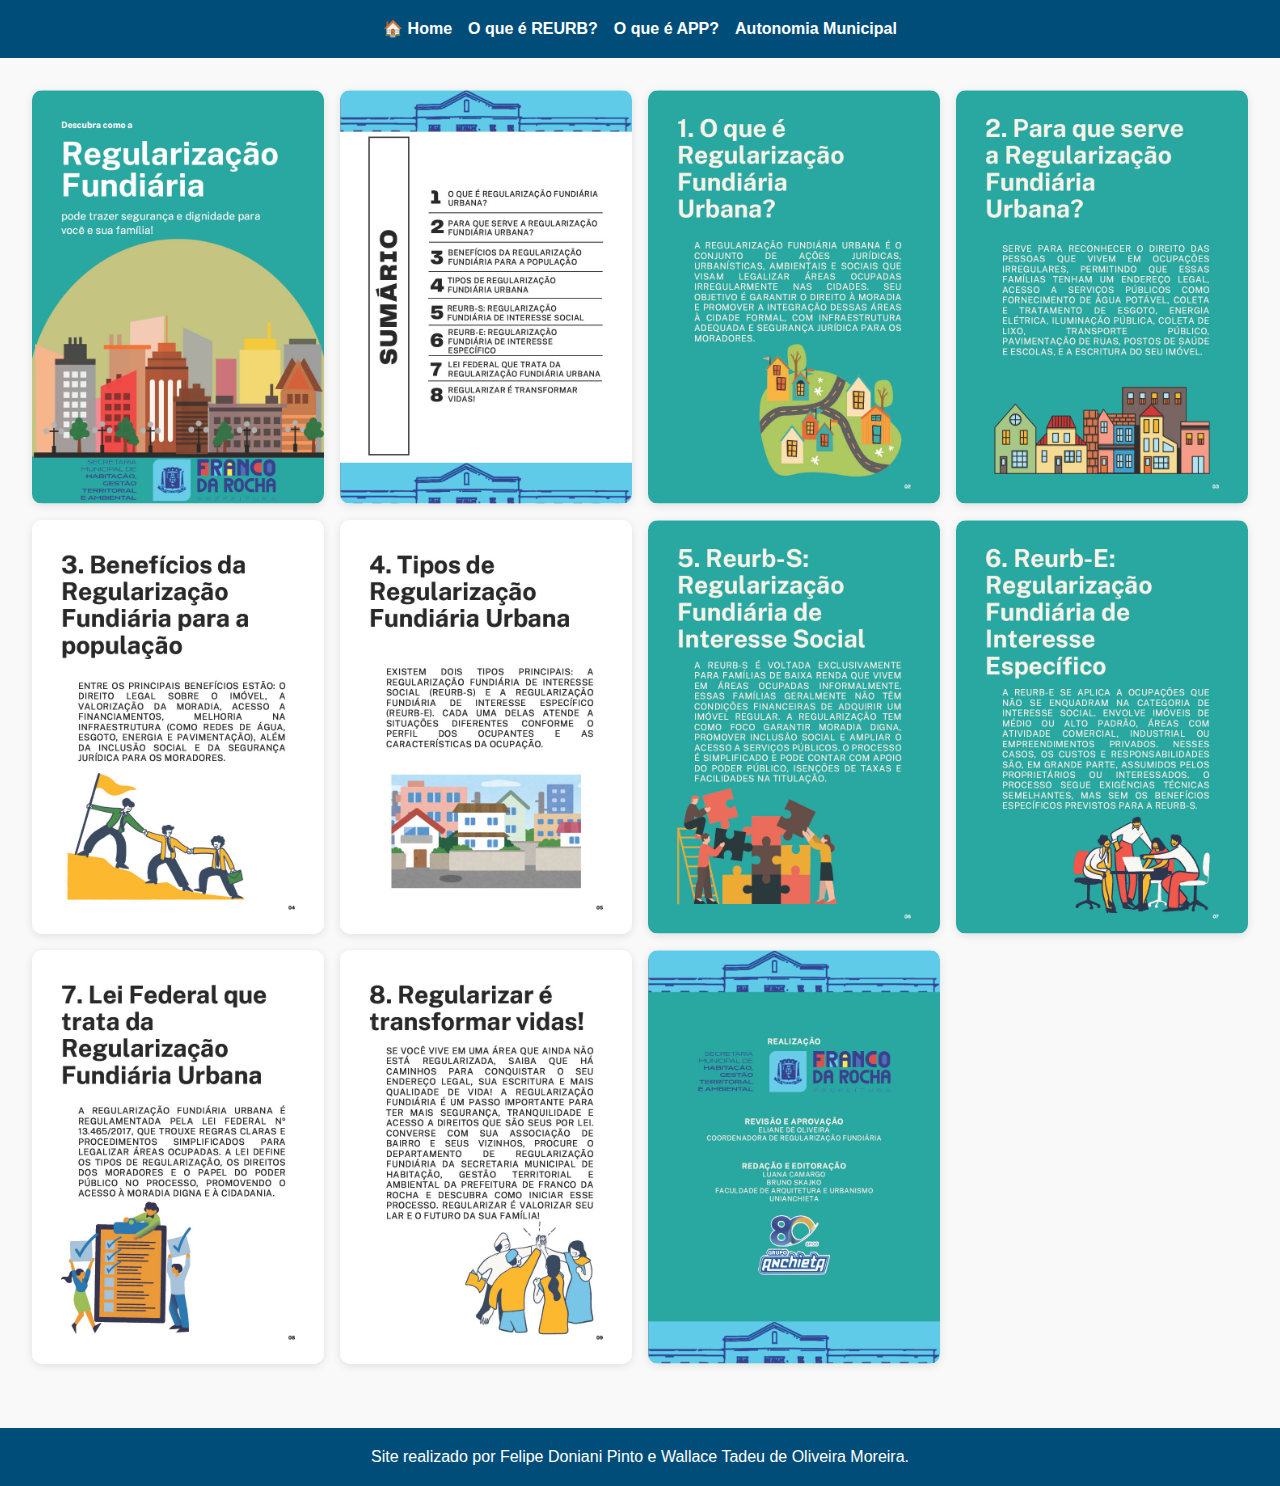
<file: index.html>
<!DOCTYPE html>
<html lang="pt-BR">
<head>
    <meta charset="UTF-8" />
    <meta name="viewport" content="width=device-width, initial-scale=1.0" />
    <title>Cartilha | Prática Extensionista</title>
    <link rel="stylesheet" href="main.css" />
</head>
<body class="light-theme">

  <header class="cabecalho">
    <nav class="nav-principal" aria-label="Menu principal">
      <ul>
        <li><a href="index.html">🏠 Home</a></li>
        <li><a href="P2reurb.html">O que é REURB?</a></li>
        <li><a href="P3app.html">O que é APP?</a></li>
        <li><a href="P4am.html" aria-current="page">Autonomia Municipal</a></li>
        <!--<li><button class="btn" aria-label="Alternar tema claro/escuro">🌙</button></li>-->
      </ul>
    </nav>
  </header>

    <main class="galeria">
        <img src="imagens cartilhas\000.jpg" alt="Página 0">
        <img src="imagens cartilhas\001.jpg" alt="Página 1">
        <img src="imagens cartilhas\002.jpg" alt="Página 2">
        <img src="imagens cartilhas\003.jpg" alt="Página 3">
        <img src="imagens cartilhas\004.jpg" alt="Página 4">
        <img src="imagens cartilhas\005.jpg" alt="Página 5">
        <img src="imagens cartilhas\006.jpg" alt="Página 6">
        <img src="imagens cartilhas\007.jpg" alt="Página 7">
        <img src="imagens cartilhas\008.jpg" alt="Página 8">
        <img src="imagens cartilhas\009.jpg" alt="Página 9">
        <img src="imagens cartilhas\010.jpg" alt="Página 10">
    </main>

    <footer class="rodape">
      <p>Site realizado por Felipe Doniani Pinto e Wallace Tadeu de Oliveira Moreira.</p>
    </footer>

    <script src="app.js"></script>
</body>
</html>
</file>
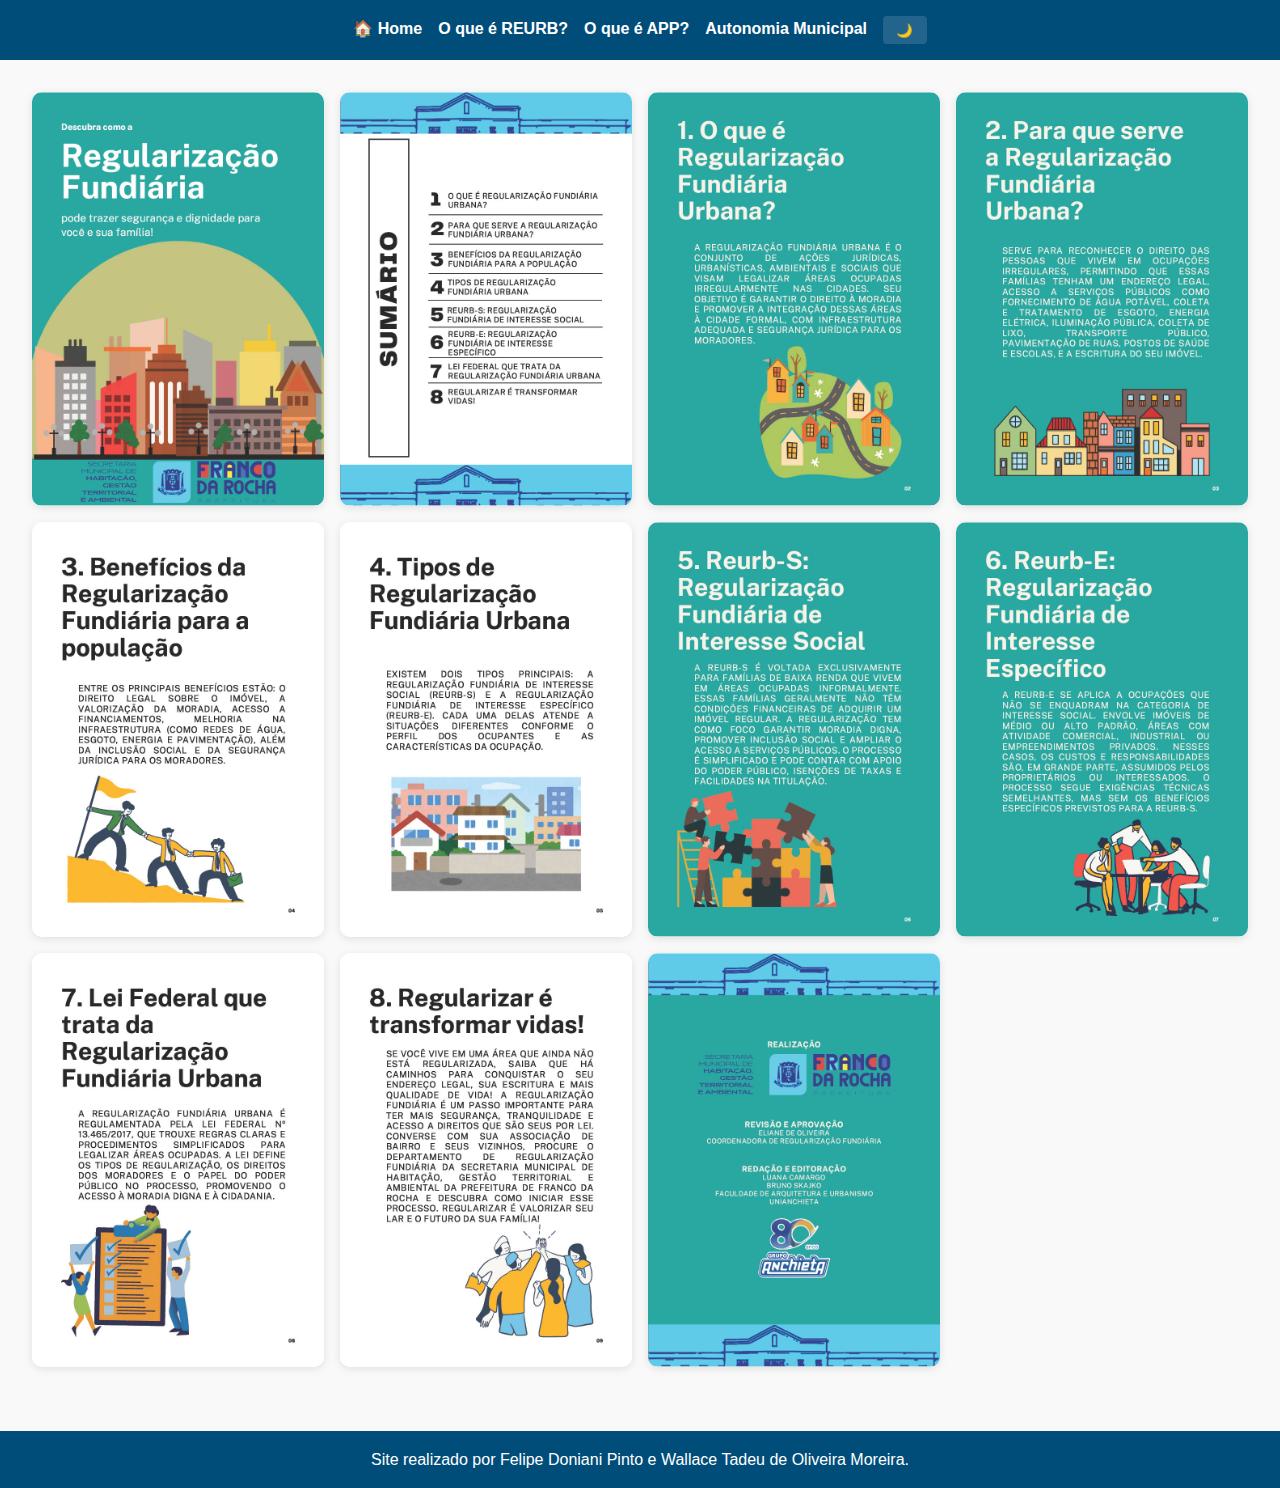
<file: home.html>
<!DOCTYPE html>
<html lang="pt-BR">
<head>
    <meta charset="UTF-8" />
    <meta name="viewport" content="width=device-width, initial-scale=1.0" />
    <title>Cartilha | Prática Extensionista</title>
    <link rel="stylesheet" href="main.css" />
</head>
<body class="light-theme">

    <header class="cabecalho">
    <nav class="nav-principal" aria-label="Menu principal">
      <ul>
        <li><a href="home.html">🏠 Home</a></li>
        <li><a href="P2reurb.html">O que é REURB?</a></li>
        <li><a href="P3app.html">O que é APP?</a></li>
        <li><a href="P4am.html" aria-current="page">Autonomia Municipal</a></li>
        <li><button class="btn" aria-label="Alternar tema claro/escuro">🌙</button></li>
      </ul>
    </nav>
  </header>

    <main class="galeria">
        <img src="imagens cartilhas\000.jpg" alt="Página 0">
        <img src="imagens cartilhas\001.jpg" alt="Página 1">
        <img src="imagens cartilhas\002.jpg" alt="Página 2">
        <img src="imagens cartilhas\003.jpg" alt="Página 3">
        <img src="imagens cartilhas\004.jpg" alt="Página 4">
        <img src="imagens cartilhas\005.jpg" alt="Página 5">
        <img src="imagens cartilhas\006.jpg" alt="Página 6">
        <img src="imagens cartilhas\007.jpg" alt="Página 7">
        <img src="imagens cartilhas\008.jpg" alt="Página 8">
        <img src="imagens cartilhas\009.jpg" alt="Página 9">
        <img src="imagens cartilhas\010.jpg" alt="Página 10">
    </main>

    <footer class="rodape">
        <p>Site realizado por Felipe Doniani Pinto e Wallace Tadeu de Oliveira Moreira.</p>
    </footer>

    <script src="app.js"></script>
</body>
</html>
</file>
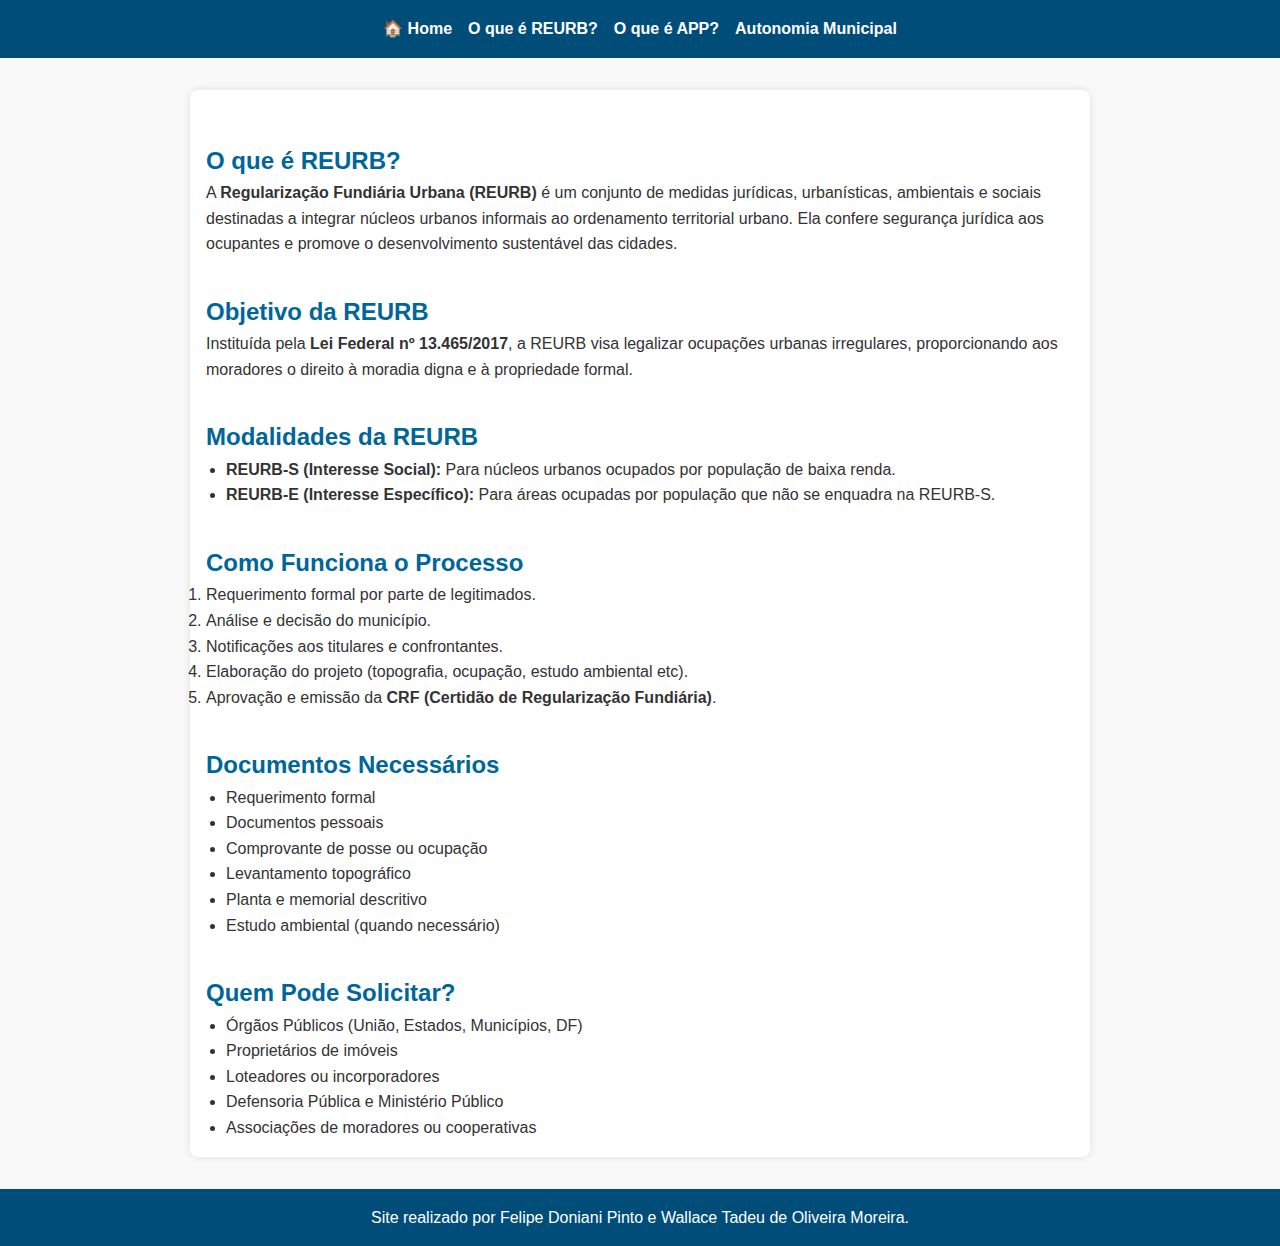
<file: P2reurb.html>
<!DOCTYPE html>
<html lang="pt-BR">
<head>
  <meta charset="UTF-8" />
  <meta name="viewport" content="width=device-width, initial-scale=1.0"/>
  <title>O que é REURB? | Prática Extensionista</title>
  <link rel="stylesheet" href="main.css" />
</head>
<body class="light-theme">

  <!-- Cabeçalho com navegação -->
  <header class="cabecalho">
    <nav class="nav-principal" aria-label="Menu principal">
      <ul>
        <li><a href="index.html">🏠 Home</a></li>
        <li><a href="P2reurb.html">O que é REURB?</a></li>
        <li><a href="P3app.html">O que é APP?</a></li>
        <li><a href="P4am.html" aria-current="page">Autonomia Municipal</a></li>
        <!--<li><button class="btn" aria-label="Alternar tema claro/escuro">🌙</button></li>-->
      </ul>
    </nav>
  </header>

  <main class="conteudo">
    <article class="artigo">
      <h2>O que é REURB?</h2>
      <p>
        A <strong>Regularização Fundiária Urbana (REURB)</strong> é um conjunto de medidas jurídicas, urbanísticas, ambientais e sociais destinadas a integrar núcleos urbanos informais ao ordenamento territorial urbano. Ela confere segurança jurídica aos ocupantes e promove o desenvolvimento sustentável das cidades.
      </p>

      <h2>Objetivo da REURB</h2>
      <p>
        Instituída pela <strong>Lei Federal nº 13.465/2017</strong>, a REURB visa legalizar ocupações urbanas irregulares, proporcionando aos moradores o direito à moradia digna e à propriedade formal.
      </p>

      <h2>Modalidades da REURB</h2>
      <ul>
        <li><strong>REURB-S (Interesse Social):</strong> Para núcleos urbanos ocupados por população de baixa renda.</li>
        <li><strong>REURB-E (Interesse Específico):</strong> Para áreas ocupadas por população que não se enquadra na REURB-S.</li>
      </ul>
      
      <h2>Como Funciona o Processo</h2>
       <ol>
         <li>Requerimento formal por parte de legitimados.</li>
         <li>Análise e decisão do município.</li>
         <li>Notificações aos titulares e confrontantes.</li>
         <li>Elaboração do projeto (topografia, ocupação, estudo ambiental etc).</li>
         <li>Aprovação e emissão da <strong>CRF (Certidão de Regularização Fundiária)</strong>.</li>
       </ol>

      <h2>Documentos Necessários</h2>
      <ul>
        <li>Requerimento formal</li>
        <li>Documentos pessoais</li>
        <li>Comprovante de posse ou ocupação</li>
        <li>Levantamento topográfico</li>
        <li>Planta e memorial descritivo</li>
        <li>Estudo ambiental (quando necessário)</li>
      </ul>

      <h2>Quem Pode Solicitar?</h2>
      <ul>
        <li>Órgãos Públicos (União, Estados, Municípios, DF)</li>
        <li>Proprietários de imóveis</li>
        <li>Loteadores ou incorporadores</li>
        <li>Defensoria Pública e Ministério Público</li>
        <li>Associações de moradores ou cooperativas</li>
      </ul>
    </article>
  </main>

  <footer class="rodape">
    <p>Site realizado por Felipe Doniani Pinto e Wallace Tadeu de Oliveira Moreira.</p>
  </footer>

  <script src="app.js"></script>
  <noscript>Você precisa habilitar o JavaScript para visualizar este site corretamente.</noscript>
</body>
</html>
</file>
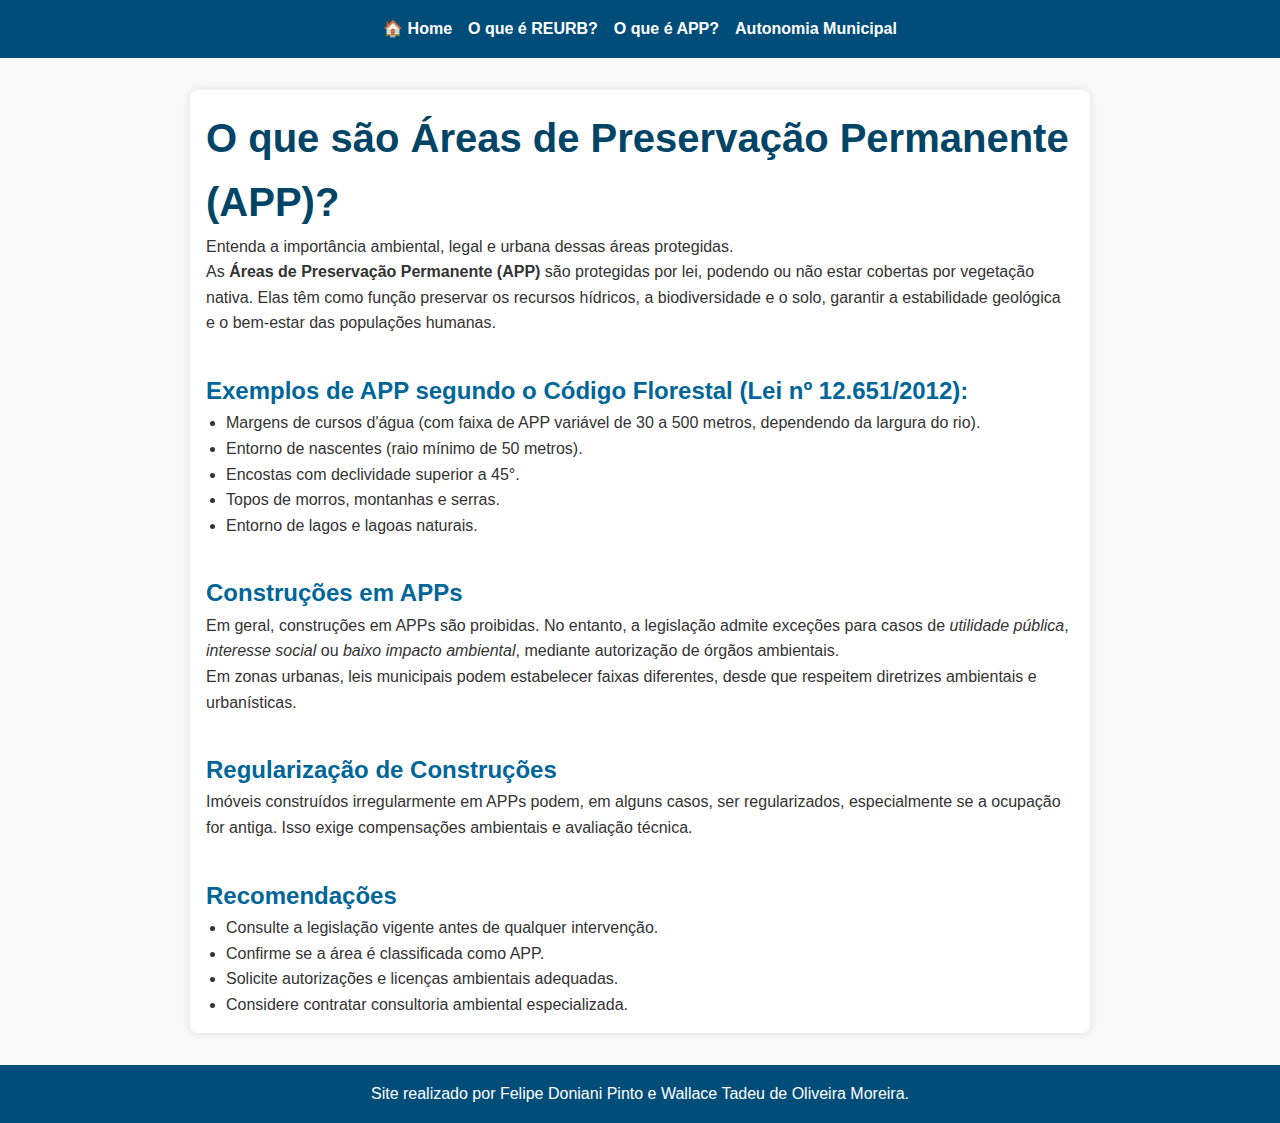
<file: P3app.html>
<!DOCTYPE html>
<html lang="pt-BR">
<head>
  <meta charset="UTF-8" />
  <meta name="viewport" content="width=device-width, initial-scale=1.0" />
  <title>O que é APP? | Prática Extensionista</title>

  <link rel="stylesheet" href="main.css" />
</head>
<body class="light-theme">

  <!-- Cabeçalho / Navegação -->
  <header class="cabecalho">
    <nav class="nav-principal" aria-label="Menu principal">
      <ul>
        <li><a href="index.html">🏠 Home</a></li>
        <li><a href="P2reurb.html">O que é REURB?</a></li>
        <li><a href="P3app.html">O que é APP?</a></li>
        <li><a href="P4am.html" aria-current="page">Autonomia Municipal</a></li>
        <!--<li><button class="btn" aria-label="Alternar tema claro/escuro">🌙</button></li>-->
      </ul>
    </nav>
  </header>

  <main class="conteudo">
    <article class="artigo">
      <header>
        <h1>O que são Áreas de Preservação Permanente (APP)?</h1>
        <p class="subtitulo">
          Entenda a importância ambiental, legal e urbana dessas áreas protegidas.
        </p>
      </header>

      <section>
        <p>
          As <strong>Áreas de Preservação Permanente (APP)</strong> são protegidas por lei, podendo ou não estar cobertas por vegetação nativa. Elas têm como função preservar os recursos hídricos, a biodiversidade e o solo, garantir a estabilidade geológica e o bem-estar das populações humanas.
        </p>
      </section>

      <section>
        <h2>Exemplos de APP segundo o Código Florestal (Lei nº 12.651/2012):</h2>
        <ul>
          <li>Margens de cursos d'água (com faixa de APP variável de 30 a 500 metros, dependendo da largura do rio).</li>
          <li>Entorno de nascentes (raio mínimo de 50 metros).</li>
          <li>Encostas com declividade superior a 45°.</li>
          <li>Topos de morros, montanhas e serras.</li>
          <li>Entorno de lagos e lagoas naturais.</li>
        </ul>
      </section>

      <section>
        <h2>Construções em APPs</h2>
        <p>
          Em geral, construções em APPs são proibidas. No entanto, a legislação admite exceções para casos de <em>utilidade pública</em>, <em>interesse social</em> ou <em>baixo impacto ambiental</em>, mediante autorização de órgãos ambientais.
        </p>
        <p>
          Em zonas urbanas, leis municipais podem estabelecer faixas diferentes, desde que respeitem diretrizes ambientais e urbanísticas.
        </p>
      </section>

      <section>
        <h2>Regularização de Construções</h2>
        <p>
          Imóveis construídos irregularmente em APPs podem, em alguns casos, ser regularizados, especialmente se a ocupação for antiga. Isso exige compensações ambientais e avaliação técnica.
        </p>
      </section>

      <section>
        <h2>Recomendações</h2>
        <ul>
          <li>Consulte a legislação vigente antes de qualquer intervenção.</li>
          <li>Confirme se a área é classificada como APP.</li>
          <li>Solicite autorizações e licenças ambientais adequadas.</li>
          <li>Considere contratar consultoria ambiental especializada.</li>
        </ul>
      </section>
    </article>
  </main>

  <footer class="rodape">
    <p>Site realizado por Felipe Doniani Pinto e Wallace Tadeu de Oliveira Moreira.</p>
  </footer>

  <script src="app.js"></script>
  <noscript>Habilite o JavaScript para uma experiência completa.</noscript>

</body>
</html>
</file>
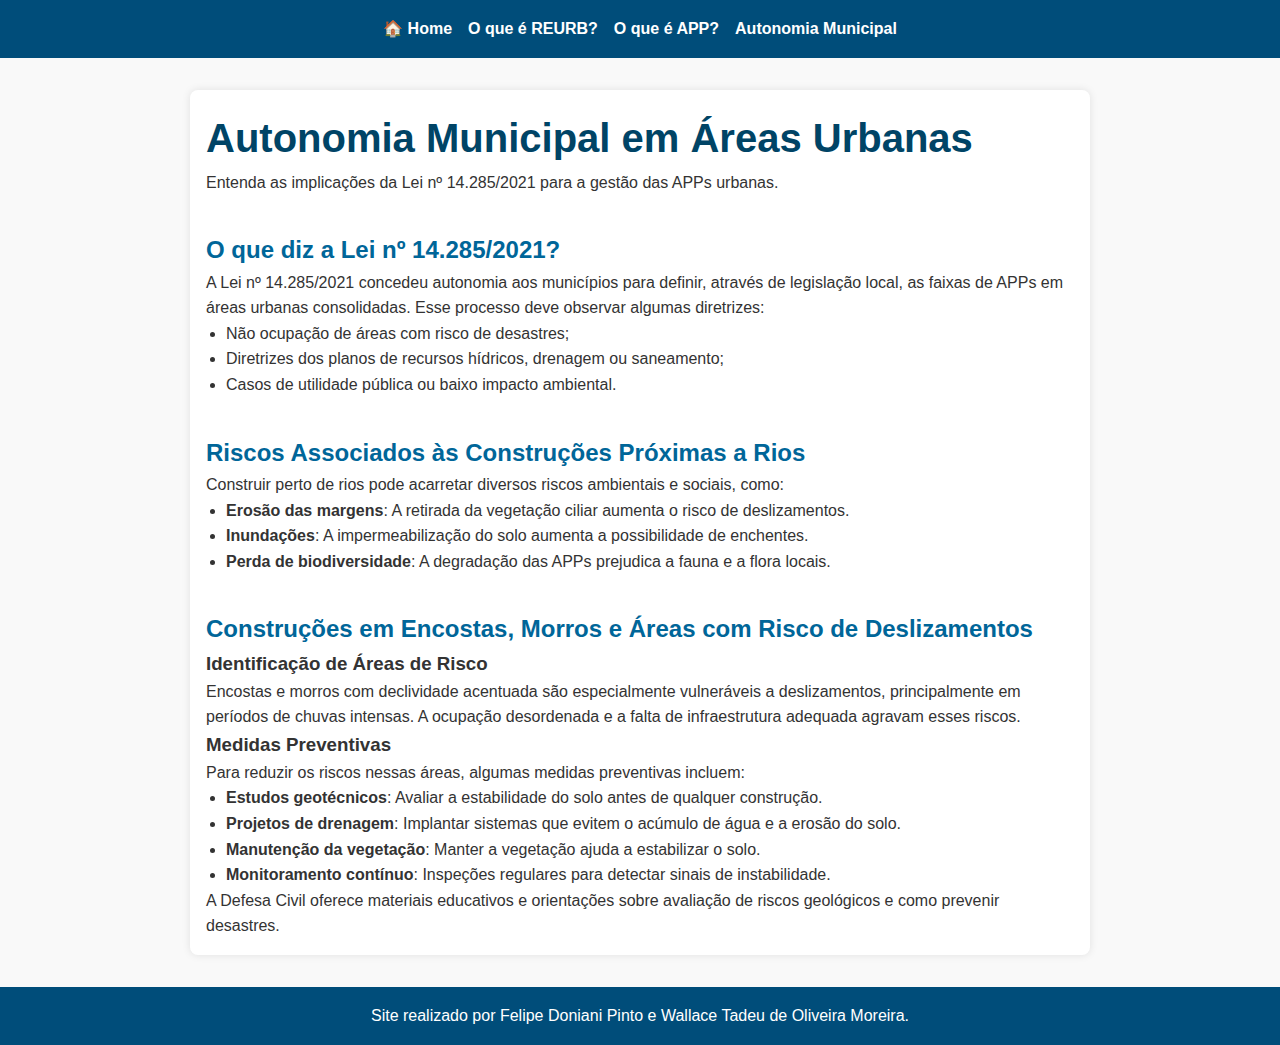
<file: P4am.html>
<!DOCTYPE html>
<html lang="pt-BR">
<head>
    <meta charset="UTF-8">
    <meta name="viewport" content="width=device-width, initial-scale=1.0">
    <title>Autonomia Municipal em Áreas Urbanas | Prática Extensionista</title>

    <link rel="stylesheet" href="main.css">
</head>
<body class="light-theme">

  <!-- Cabeçalho / Navegação -->
  <header class="cabecalho">
    <nav class="nav-principal" aria-label="Menu principal">
      <ul>
        <li><a href="index.html">🏠 Home</a></li>
        <li><a href="P2reurb.html">O que é REURB?</a></li>
        <li><a href="P3app.html">O que é APP?</a></li>
        <li><a href="P4am.html" aria-current="page">Autonomia Municipal</a></li>
        <!--<li><button class="btn" aria-label="Alternar tema claro/escuro">🌙</button></li>-->
      </ul>
    </nav>
  </header>

  <!-- Conteúdo Principal -->
  <main class="conteudo">
    <article class="artigo">
      <header>
        <h1>Autonomia Municipal em Áreas Urbanas</h1>
        <p class="subtitulo">Entenda as implicações da Lei nº 14.285/2021 para a gestão das APPs urbanas.</p>
      </header>

      <section>
        <h2>O que diz a Lei nº 14.285/2021?</h2>
        <p>
          A Lei nº 14.285/2021 concedeu autonomia aos municípios para definir, através de legislação local, as faixas de APPs em áreas urbanas consolidadas. Esse processo deve observar algumas diretrizes:
        </p>
        <ul>
          <li>Não ocupação de áreas com risco de desastres;</li>
          <li>Diretrizes dos planos de recursos hídricos, drenagem ou saneamento;</li>
          <li>Casos de utilidade pública ou baixo impacto ambiental.</li>
        </ul>
      </section>

      <section>
        <h2>Riscos Associados às Construções Próximas a Rios</h2>
        <p>Construir perto de rios pode acarretar diversos riscos ambientais e sociais, como:</p>
        <ul>
          <li><strong>Erosão das margens</strong>: A retirada da vegetação ciliar aumenta o risco de deslizamentos.</li>
          <li><strong>Inundações</strong>: A impermeabilização do solo aumenta a possibilidade de enchentes.</li>
          <li><strong>Perda de biodiversidade</strong>: A degradação das APPs prejudica a fauna e a flora locais.</li>
        </ul>
      </section>

      <section>
        <h2>Construções em Encostas, Morros e Áreas com Risco de Deslizamentos</h2>
        <h3>Identificação de Áreas de Risco</h3>
        <p>
          Encostas e morros com declividade acentuada são especialmente vulneráveis a deslizamentos, principalmente em períodos de chuvas intensas. A ocupação desordenada e a falta de infraestrutura adequada agravam esses riscos.
        </p>

        <h3>Medidas Preventivas</h3>
        <p>Para reduzir os riscos nessas áreas, algumas medidas preventivas incluem:</p>
        <ul>
          <li><strong>Estudos geotécnicos</strong>: Avaliar a estabilidade do solo antes de qualquer construção.</li>
          <li><strong>Projetos de drenagem</strong>: Implantar sistemas que evitem o acúmulo de água e a erosão do solo.</li>
          <li><strong>Manutenção da vegetação</strong>: Manter a vegetação ajuda a estabilizar o solo.</li>
          <li><strong>Monitoramento contínuo</strong>: Inspeções regulares para detectar sinais de instabilidade.</li>
        </ul>

        <p>A Defesa Civil oferece materiais educativos e orientações sobre avaliação de riscos geológicos e como prevenir desastres.</p>
      </section>
    </article>
  </main>

  <!-- Rodapé -->
  <footer class="rodape">
    <p>Site realizado por Felipe Doniani Pinto e Wallace Tadeu de Oliveira Moreira.</p>
  </footer>

  <script src="app.js"></script>
  <noscript>Habilite o JavaScript para uma experiência completa.</noscript>

</body>
</html>
</file>
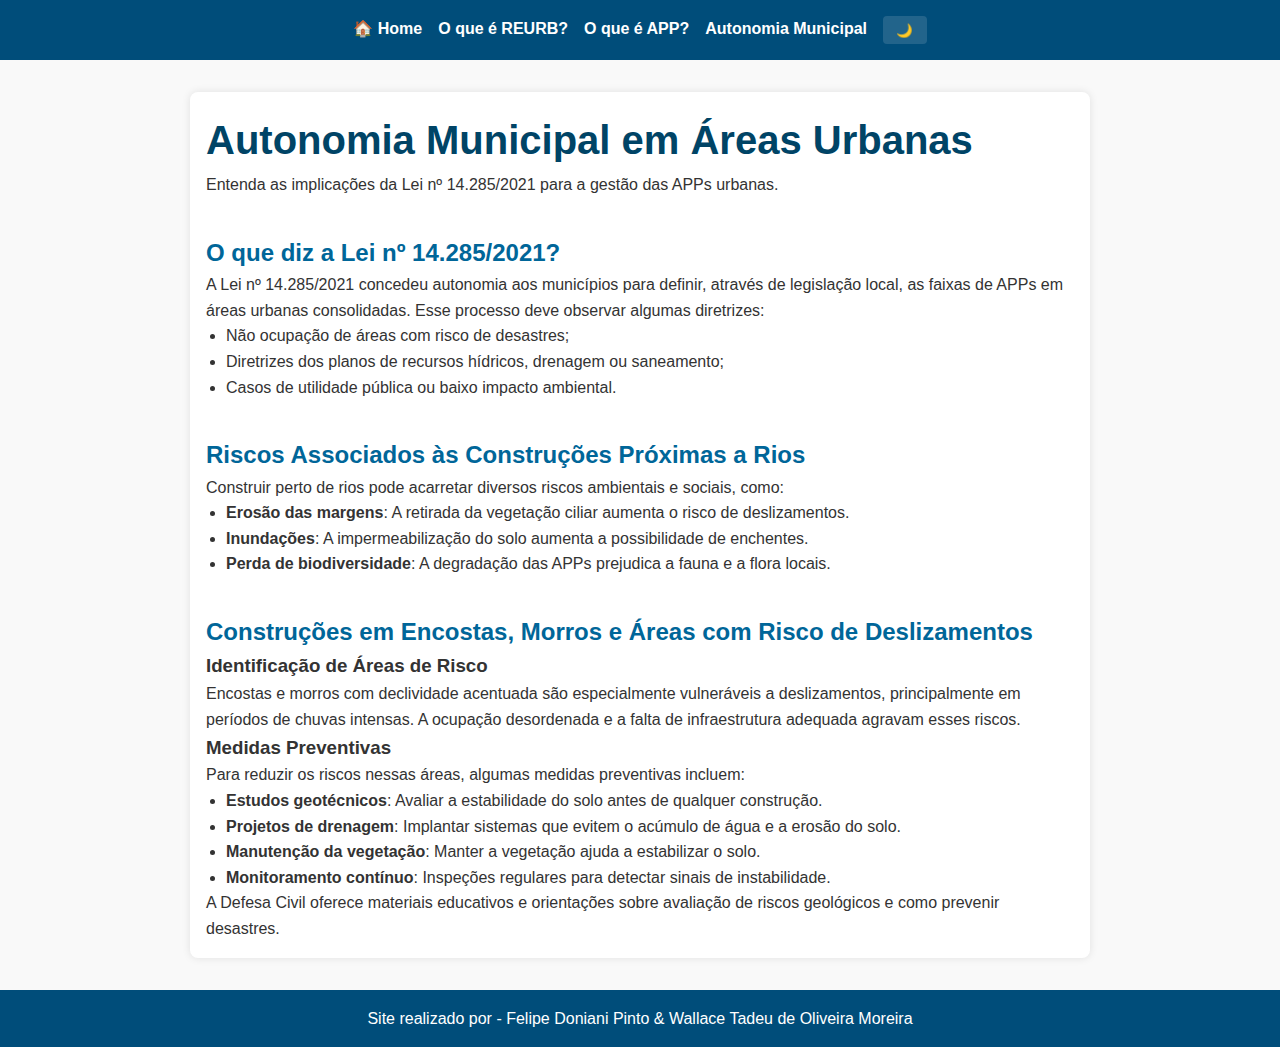
<file: P4amau.html>
<!DOCTYPE html>
<html lang="pt-BR">
<head>
    <meta charset="UTF-8">
    <meta name="viewport" content="width=device-width, initial-scale=1.0">
    <title>Autonomia Municipal em Áreas Urbanas | Prática Extensionista</title>

    <link rel="stylesheet" href="main.css">
</head>
<body class="light-theme">

  <!-- Cabeçalho / Navegação -->
  <header class="cabecalho">
    <nav class="nav-principal" aria-label="Menu principal">
      <ul>
        <li><a href="index.html">🏠 Home</a></li>
        <li><a href="P2reurb.html">O que é REURB?</a></li>
        <li><a href="P3app.html">O que é APP?</a></li>
        <li><a href="P4amau.html" aria-current="page">Autonomia Municipal</a></li>
        <li><button class="btn" aria-label="Alternar tema claro/escuro">🌙</button></li>
      </ul>
    </nav>
  </header>

  <!-- Conteúdo Principal -->
  <main class="conteudo">
    <article class="artigo">
      <header>
        <h1>Autonomia Municipal em Áreas Urbanas</h1>
        <p class="subtitulo">Entenda as implicações da Lei nº 14.285/2021 para a gestão das APPs urbanas.</p>
      </header>

      <section>
        <h2>O que diz a Lei nº 14.285/2021?</h2>
        <p>
          A Lei nº 14.285/2021 concedeu autonomia aos municípios para definir, através de legislação local, as faixas de APPs em áreas urbanas consolidadas. Esse processo deve observar algumas diretrizes:
        </p>
        <ul>
          <li>Não ocupação de áreas com risco de desastres;</li>
          <li>Diretrizes dos planos de recursos hídricos, drenagem ou saneamento;</li>
          <li>Casos de utilidade pública ou baixo impacto ambiental.</li>
        </ul>
      </section>

      <section>
        <h2>Riscos Associados às Construções Próximas a Rios</h2>
        <p>Construir perto de rios pode acarretar diversos riscos ambientais e sociais, como:</p>
        <ul>
          <li><strong>Erosão das margens</strong>: A retirada da vegetação ciliar aumenta o risco de deslizamentos.</li>
          <li><strong>Inundações</strong>: A impermeabilização do solo aumenta a possibilidade de enchentes.</li>
          <li><strong>Perda de biodiversidade</strong>: A degradação das APPs prejudica a fauna e a flora locais.</li>
        </ul>
      </section>

      <section>
        <h2>Construções em Encostas, Morros e Áreas com Risco de Deslizamentos</h2>
        <h3>Identificação de Áreas de Risco</h3>
        <p>
          Encostas e morros com declividade acentuada são especialmente vulneráveis a deslizamentos, principalmente em períodos de chuvas intensas. A ocupação desordenada e a falta de infraestrutura adequada agravam esses riscos.
        </p>

        <h3>Medidas Preventivas</h3>
        <p>Para reduzir os riscos nessas áreas, algumas medidas preventivas incluem:</p>
        <ul>
          <li><strong>Estudos geotécnicos</strong>: Avaliar a estabilidade do solo antes de qualquer construção.</li>
          <li><strong>Projetos de drenagem</strong>: Implantar sistemas que evitem o acúmulo de água e a erosão do solo.</li>
          <li><strong>Manutenção da vegetação</strong>: Manter a vegetação ajuda a estabilizar o solo.</li>
          <li><strong>Monitoramento contínuo</strong>: Inspeções regulares para detectar sinais de instabilidade.</li>
        </ul>

        <p>A Defesa Civil oferece materiais educativos e orientações sobre avaliação de riscos geológicos e como prevenir desastres.</p>
      </section>
    </article>
  </main>

  <!-- Rodapé -->
  <footer class="rodape">
    <p>Site realizado por - Felipe Doniani Pinto & Wallace Tadeu de Oliveira Moreira</p>
  </footer>

  <script src="app.js"></script>
  <noscript>Habilite o JavaScript para uma experiência completa.</noscript>

</body>
</html>
</file>
<file: main.css>
/* Reset básico */
* {
    margin: 0;
    padding: 0;
    box-sizing: border-box;
}

body {
    font-family: 'Segoe UI', sans-serif;
    transition: background 0.3s, color 0.3s;
    background-color: #f9f9f9;
    color: #333;
}

a {
    text-decoration: none;
    color: inherit;
}

header.cabecalho {
    background-color: #004d7a;
    padding: 1rem 2rem;
    color: white;
}

nav.menu {
    display: flex;
    justify-content: space-between;
    align-items: center;
    flex-wrap: wrap;
    gap: 1rem;
}

nav.menu a {
    color: white;
    font-weight: bold;
}

.btn-tema {
    background: none;
    border: none;
    color: white;
    font-size: 1.2rem;
    cursor: pointer;
}

/* Galeria */
main.galeria {
    display: grid;
    grid-template-columns: repeat(auto-fit, minmax(250px, 1fr));
    gap: 1rem;
    padding: 2rem;
}

main.galeria img {
    width: 100%;
    height: auto;
    border-radius: 10px;
    box-shadow: 0 2px 8px rgba(0, 0, 0, 0.1);
}

/* Rodapé */
footer.rodape {
    background-color: #004d7a;
    color: white;
    text-align: center;
    padding: 1rem;
    margin-top: 2rem;
}

/* Dark mode */
body.dark-theme {
    background-color: #121212;
    color: #eee;
}

body.dark-theme header,
body.dark-theme footer {
    background-color: #1e1e1e;
}

body.dark-theme .btn-tema {
    color: #eee;
}

body {
  font-family: Arial, sans-serif;
  margin: 0;
  padding: 0;
  background: #fdfdfd;
  color: #333;
}

header.cabecalho {
  background-color: #004d7a;
  padding: 1rem;
}

.nav-principal ul {
  list-style: none;
  display: flex;
  justify-content: center;
  gap: 2rem;
  margin: 0;
  padding: 0;
}

.nav-principal a, .btn-tema {
  color: white;
  text-decoration: none;
  font-weight: bold;
  background: none;
  border: none;
  cursor: pointer;
  font-size: 1rem;
}

main.conteudo {
  max-width: 900px;
  margin: 2rem auto;
  padding: 1rem;
  background: #fff;
  border-radius: 8px;
  box-shadow: 0 0 8px rgba(0, 0, 0, 0.1);
}

.artigo h1, h2 {
  color: #004d7a;
}

footer.rodape {
  text-align: center;
  padding: 1rem;
  background-color: #004d7a;
  color: white;
  margin-top: 2rem;
}
body {
  font-family: Arial, sans-serif;
  line-height: 1.6;
  margin: 0;
  padding: 0;
  background: #f9f9f9;
  color: #333;
}

.cabecalho, .rodape {
  background: #004466;
  color: white;
  padding: 1em;
}

.nav-principal ul {
  list-style: none;
  display: flex;
  gap: 1em;
  justify-content: center;
  padding: 0;
  margin: 0;
}

.nav-principal a {
  color: white;
  text-decoration: none;
  font-weight: bold;
}

.conteudo {
  max-width: 900px;
  margin: 2em auto;
  padding: 0 1em;
  background: white;
  border-radius: 8px;
  box-shadow: 0 0 10px #ccc;
}

.artigo h1 {
  font-size: 2em;
  color: #004466;
}

.artigo h2 {
  color: #006699;
  margin-top: 1.5em;
}

.btn {
  background: #ffffff22;
  border: none;
  padding: 0.5em 1em;
  color: white;
  cursor: pointer;
  border-radius: 4px;
}
body {
  font-family: Arial, sans-serif;
  line-height: 1.6;
  margin: 0;
  padding: 0;
  background: #f9f9f9;
  color: #333;
}

.cabecalho, .rodape {
  background: #004466;
  color: white;
  padding: 1em;
  text-align: center;
}

.nav-principal ul {
  list-style: none;
  display: flex;
  justify-content: center;
  gap: 1em;
  padding: 0;
  margin: 0;
}

.nav-principal a {
  color: white;
  text-decoration: none;
  font-weight: bold;
}

.conteudo {
  max-width: 900px;
  margin: 2em auto;
  padding: 0 1em;
  background: white;
  border-radius: 8px;
  box-shadow: 0 0 10px #ccc;
}

.artigo h1 {
  font-size: 2.5em;
  color: #004466;
}

.artigo h2 {
  color: #006699;
  margin-top: 1.5em;
}

.artigo ul {
  list-style-type: disc;
  margin-left: 20px;
}

.btn {
  background: #ffffff22;
  border: none;
  padding: 0.5em 1em;
  color: white;
  cursor: pointer;
  border-radius: 4px;
}
</file>
